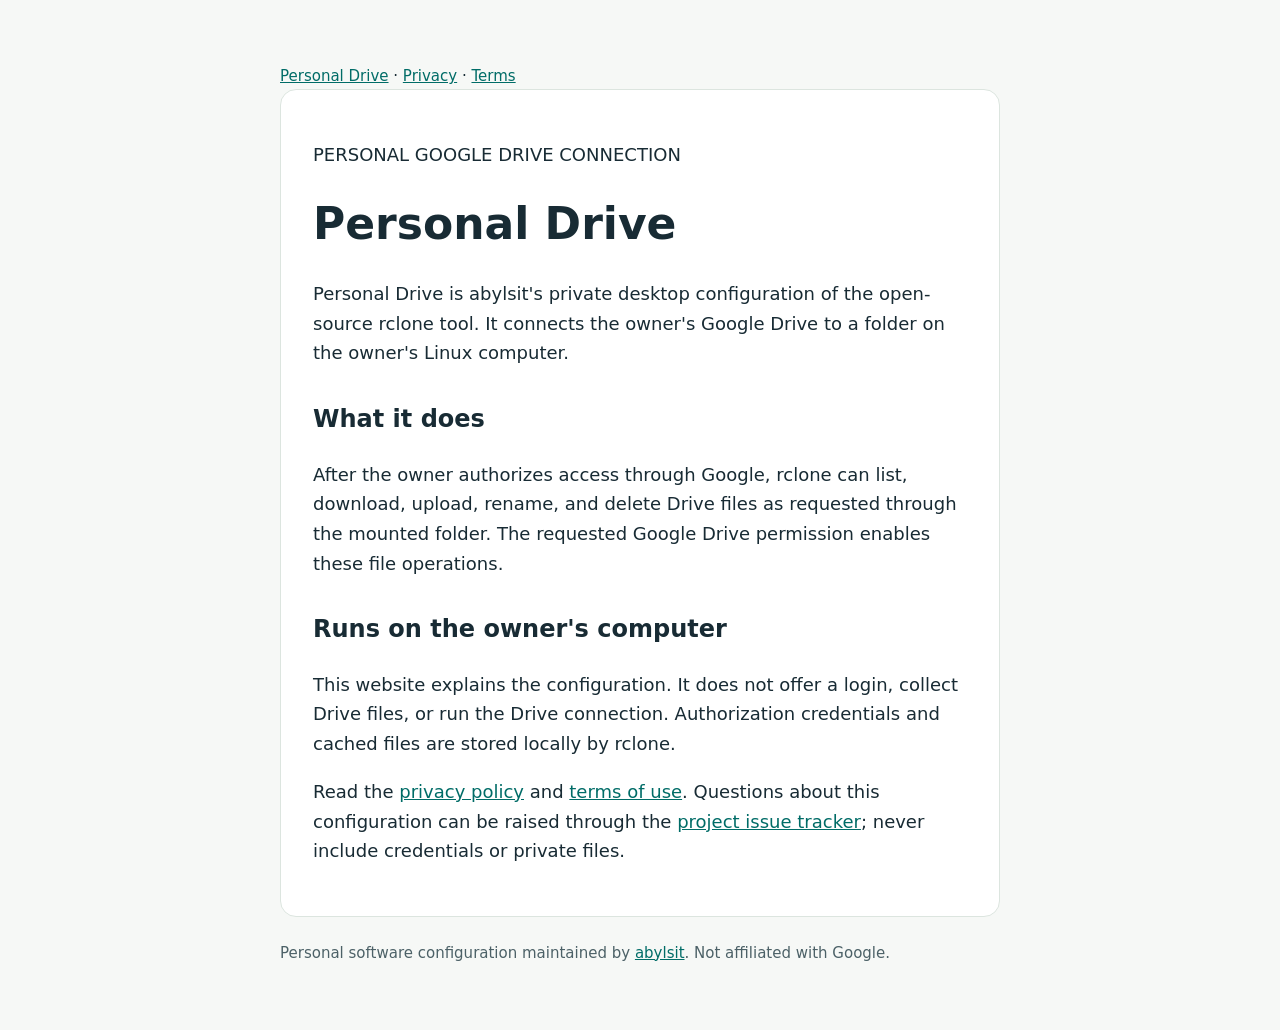
<file: index.html>
<!doctype html>
<html lang="en"><head><meta charset="utf-8"><meta name="viewport" content="width=device-width,initial-scale=1"><title>Home — Personal Drive</title><link rel="stylesheet" href="style.css"></head><body><nav><a href="./">Personal Drive</a> · <a href="privacy.html">Privacy</a> · <a href="terms.html">Terms</a></nav><main><p>PERSONAL GOOGLE DRIVE CONNECTION</p><h1>Personal Drive</h1><p>Personal Drive is abylsit's private desktop configuration of the open-source rclone tool. It connects the owner's Google Drive to a folder on the owner's Linux computer.</p><h2>What it does</h2><p>After the owner authorizes access through Google, rclone can list, download, upload, rename, and delete Drive files as requested through the mounted folder. The requested Google Drive permission enables these file operations.</p><h2>Runs on the owner's computer</h2><p>This website explains the configuration. It does not offer a login, collect Drive files, or run the Drive connection. Authorization credentials and cached files are stored locally by rclone.</p><p>Read the <a href="privacy.html">privacy policy</a> and <a href="terms.html">terms of use</a>. Questions about this configuration can be raised through the <a href="https://github.com/abylsit/personal-drive-pages/issues">project issue tracker</a>; never include credentials or private files.</p></main><footer>Personal software configuration maintained by <a href="https://github.com/abylsit">abylsit</a>. Not affiliated with Google.</footer></body></html>
</file>
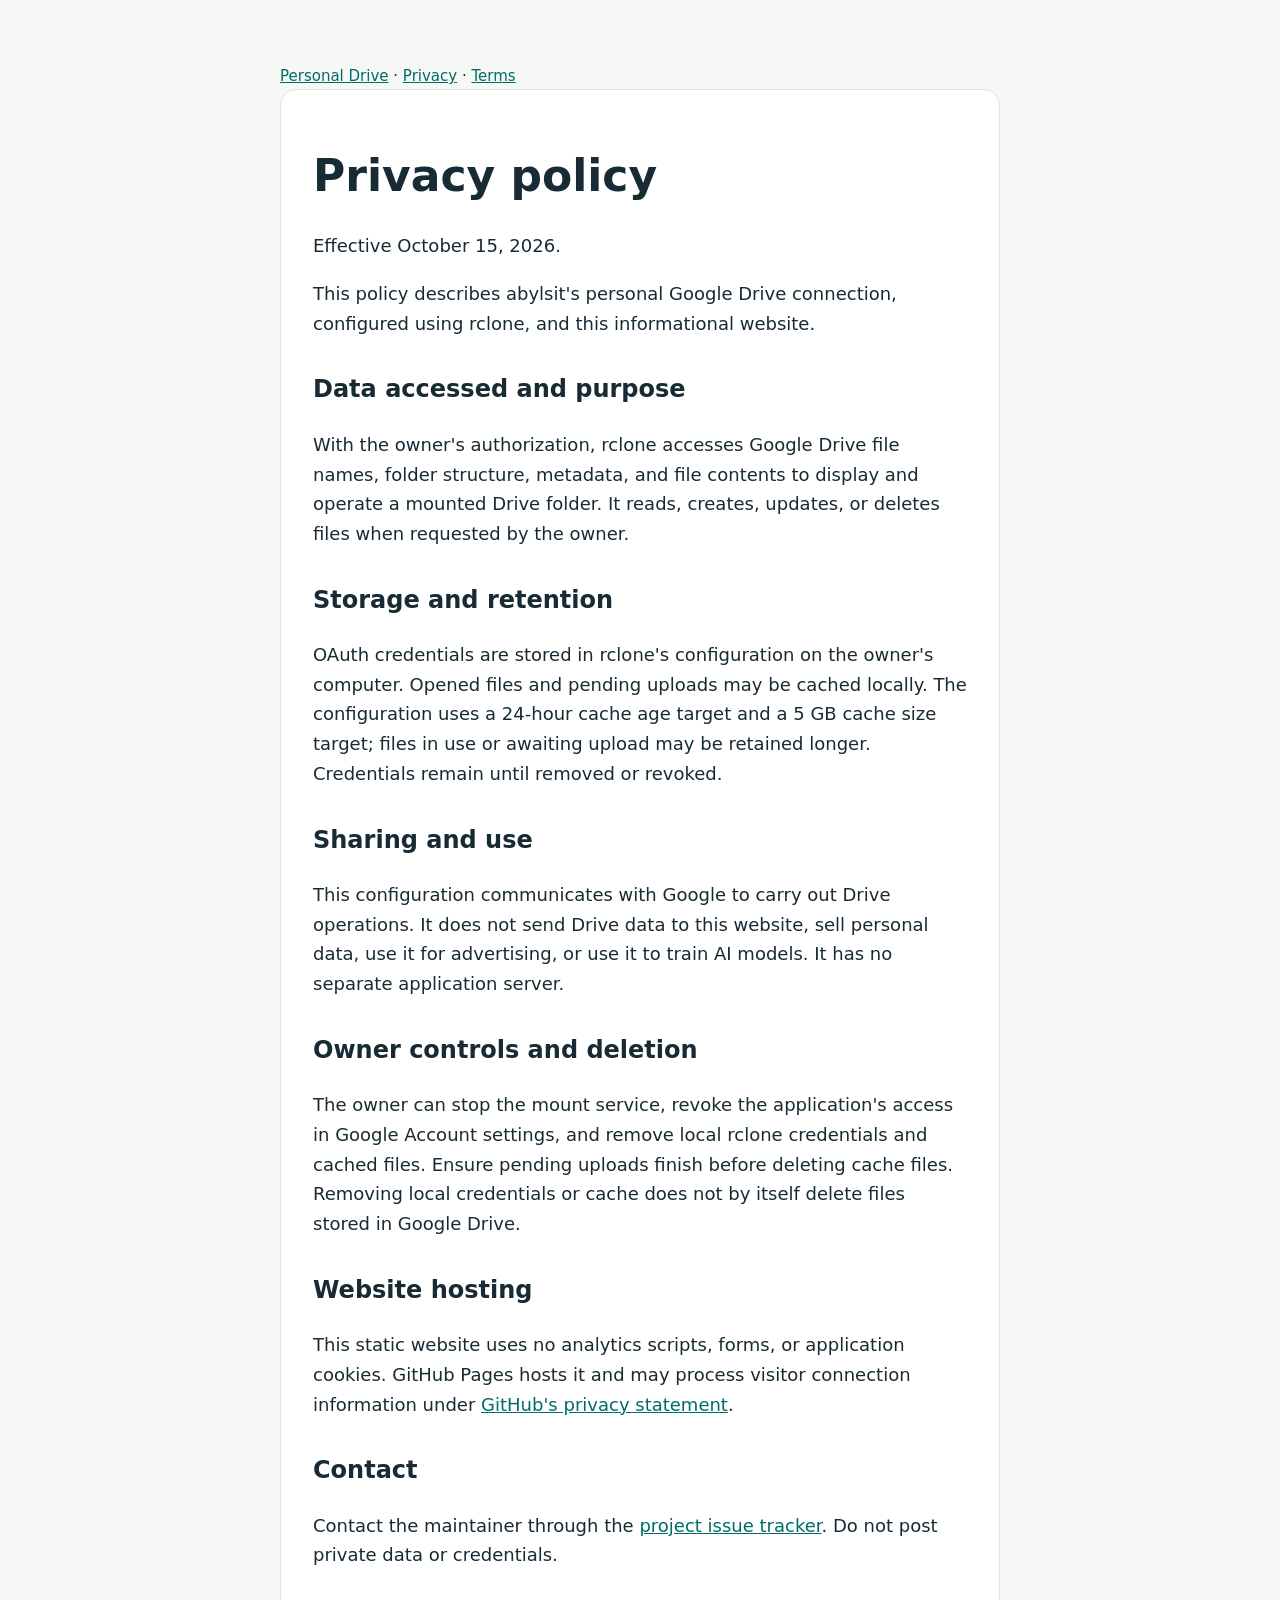
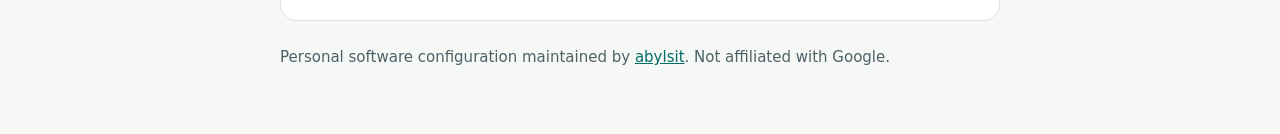
<file: privacy.html>
<!doctype html>
<html lang="en"><head><meta charset="utf-8"><meta name="viewport" content="width=device-width,initial-scale=1"><title>Privacy policy — Personal Drive</title><link rel="stylesheet" href="style.css"></head><body><nav><a href="./">Personal Drive</a> · <a href="privacy.html">Privacy</a> · <a href="terms.html">Terms</a></nav><main><h1>Privacy policy</h1><p>Effective October 15, 2026.</p><p>This policy describes abylsit's personal Google Drive connection, configured using rclone, and this informational website.</p><h2>Data accessed and purpose</h2><p>With the owner's authorization, rclone accesses Google Drive file names, folder structure, metadata, and file contents to display and operate a mounted Drive folder. It reads, creates, updates, or deletes files when requested by the owner.</p><h2>Storage and retention</h2><p>OAuth credentials are stored in rclone's configuration on the owner's computer. Opened files and pending uploads may be cached locally. The configuration uses a 24-hour cache age target and a 5 GB cache size target; files in use or awaiting upload may be retained longer. Credentials remain until removed or revoked.</p><h2>Sharing and use</h2><p>This configuration communicates with Google to carry out Drive operations. It does not send Drive data to this website, sell personal data, use it for advertising, or use it to train AI models. It has no separate application server.</p><h2>Owner controls and deletion</h2><p>The owner can stop the mount service, revoke the application's access in Google Account settings, and remove local rclone credentials and cached files. Ensure pending uploads finish before deleting cache files. Removing local credentials or cache does not by itself delete files stored in Google Drive.</p><h2>Website hosting</h2><p>This static website uses no analytics scripts, forms, or application cookies. GitHub Pages hosts it and may process visitor connection information under <a href="https://docs.github.com/en/site-policy/privacy-policies/github-general-privacy-statement">GitHub's privacy statement</a>.</p><h2>Contact</h2><p>Contact the maintainer through the <a href="https://github.com/abylsit/personal-drive-pages/issues">project issue tracker</a>. Do not post private data or credentials.</p></main><footer>Personal software configuration maintained by <a href="https://github.com/abylsit">abylsit</a>. Not affiliated with Google.</footer></body></html>
</file>
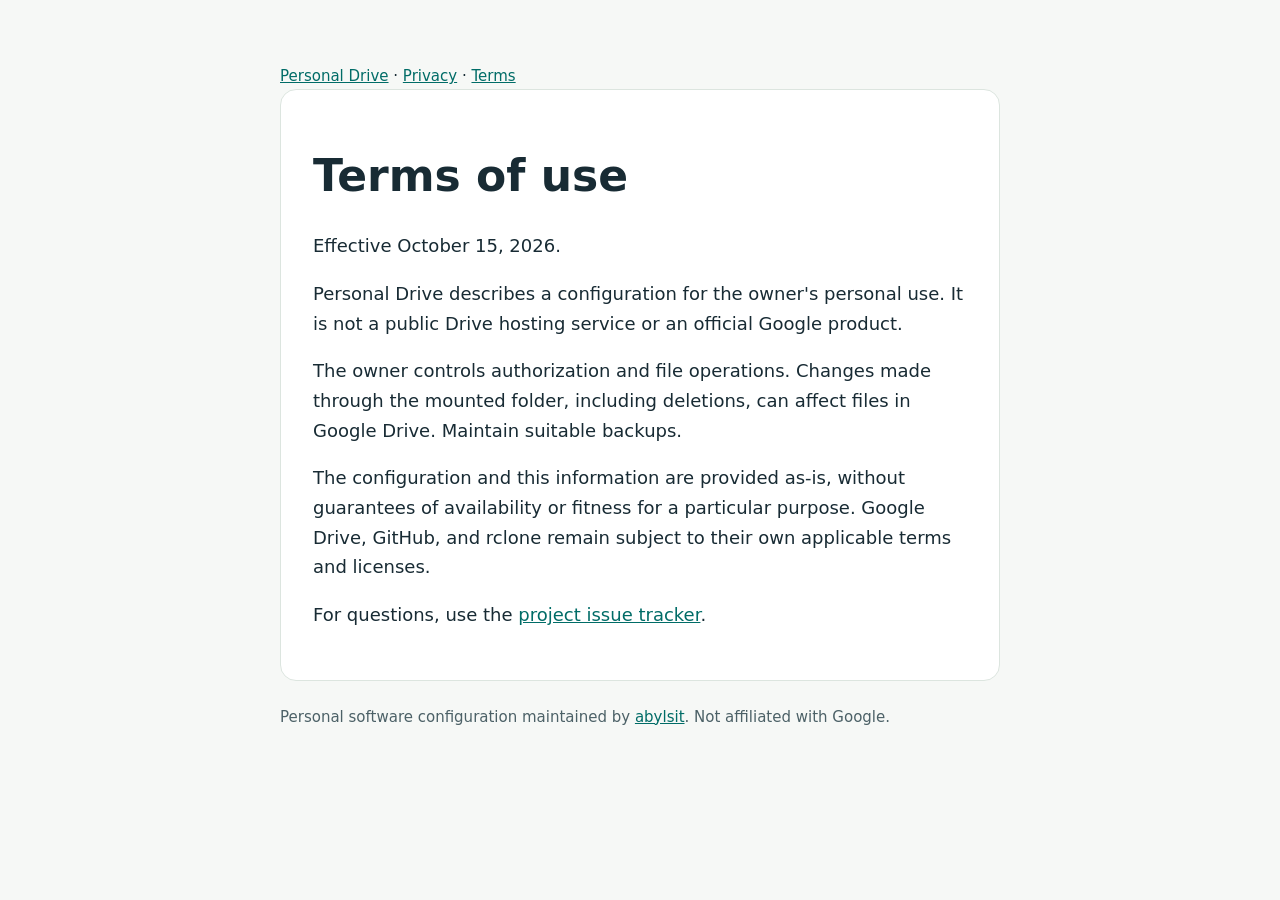
<file: terms.html>
<!doctype html>
<html lang="en"><head><meta charset="utf-8"><meta name="viewport" content="width=device-width,initial-scale=1"><title>Terms of use — Personal Drive</title><link rel="stylesheet" href="style.css"></head><body><nav><a href="./">Personal Drive</a> · <a href="privacy.html">Privacy</a> · <a href="terms.html">Terms</a></nav><main><h1>Terms of use</h1><p>Effective October 15, 2026.</p><p>Personal Drive describes a configuration for the owner's personal use. It is not a public Drive hosting service or an official Google product.</p><p>The owner controls authorization and file operations. Changes made through the mounted folder, including deletions, can affect files in Google Drive. Maintain suitable backups.</p><p>The configuration and this information are provided as-is, without guarantees of availability or fitness for a particular purpose. Google Drive, GitHub, and rclone remain subject to their own applicable terms and licenses.</p><p>For questions, use the <a href="https://github.com/abylsit/personal-drive-pages/issues">project issue tracker</a>.</p></main><footer>Personal software configuration maintained by <a href="https://github.com/abylsit">abylsit</a>. Not affiliated with Google.</footer></body></html>
</file>
<file: style.css>
body{font:18px/1.65 system-ui,sans-serif;max-width:720px;margin:64px auto;padding:0 24px;color:#182b34;background:#f6f8f6}a{color:#006c67}h1{line-height:1.15;font-size:44px}h2{font-size:24px;margin-top:32px}nav,footer{font-size:15px}main{background:white;padding:32px;border:1px solid #dce5df;border-radius:16px}footer{margin:24px 0;color:#4c6167}
</file>
